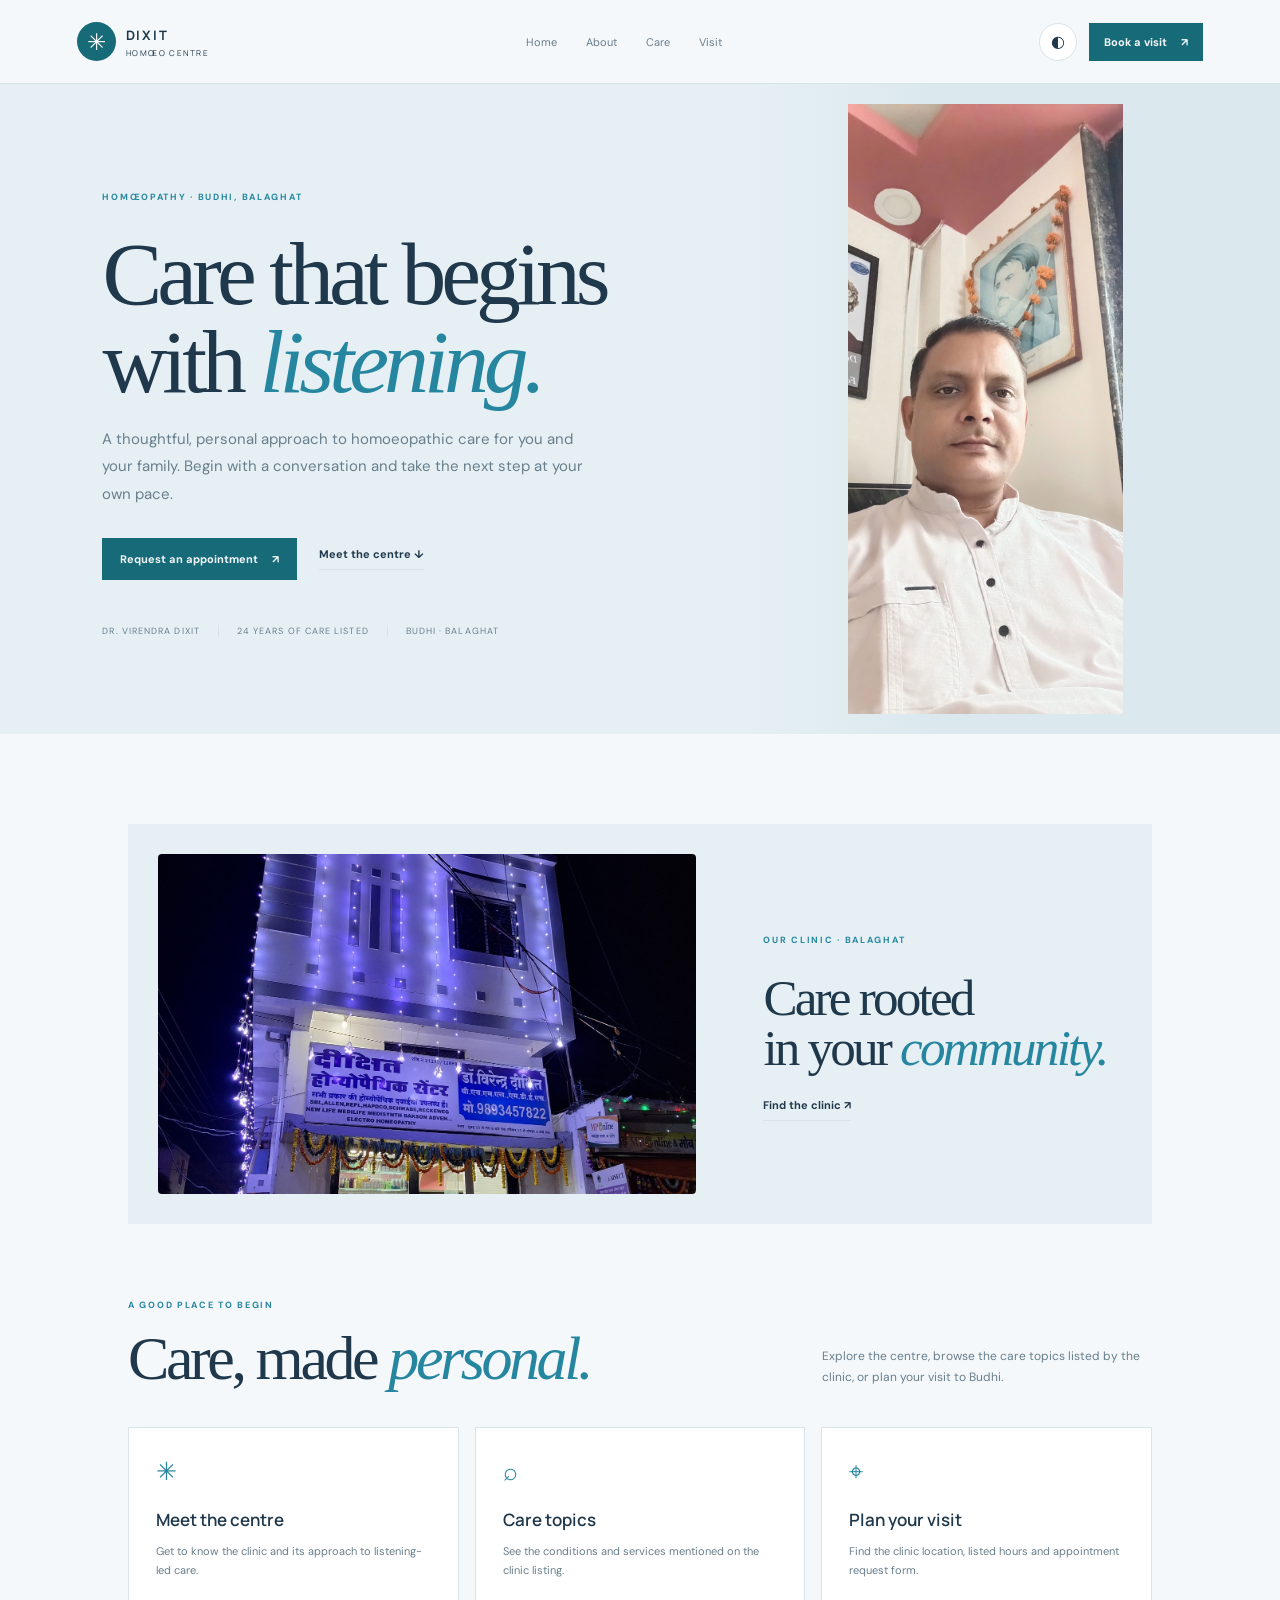
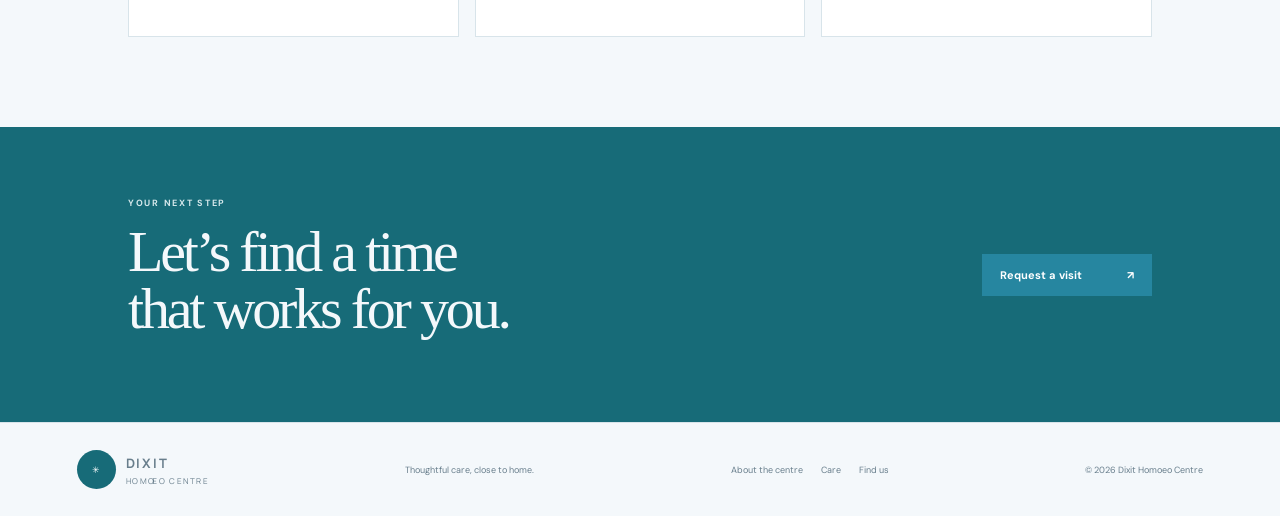
<file: index.html>
<!doctype html><html lang="en"><head><meta charset="utf-8"><meta name="viewport" content="width=device-width,initial-scale=1"><meta name="theme-color" content="#f4f8fb"><link rel="canonical" href="https://homoeo-healthcare.in/"><meta name="description" content="Thoughtful homoeopathic care in Budhi, Balaghat. Learn about Dixit Homoeo Centre, find directions and request a visit."><link rel="preconnect" href="https://fonts.googleapis.com"><link rel="preconnect" href="https://fonts.gstatic.com" crossorigin><link href="https://fonts.googleapis.com/css2?family=DM+Sans:wght@400;500;600;700&family=Manrope:wght@400;500;600;700;800&display=swap" rel="stylesheet"><link rel="stylesheet" href="styles.css"><title>Dixit Homoeo Centre | Homoeopathy in Budhi, Balaghat</title><script type="application/ld+json">{"@context":"https://schema.org","@type":"MedicalClinic","name":"Dixit Homoeo Centre","url":"https://homoeo-healthcare.in/","medicalSpecialty":"Homeopathic","address":{"@type":"PostalAddress","streetAddress":"Beside Budhi Hospital, near Water Tank Road","addressLocality":"Budhi, Balaghat","addressRegion":"Madhya Pradesh","postalCode":"481226","addressCountry":"IN"},"geo":{"@type":"GeoCoordinates","latitude":21.818855,"longitude":80.181517},"openingHoursSpecification":[{"@type":"OpeningHoursSpecification","dayOfWeek":["Monday","Tuesday","Wednesday","Thursday","Friday","Saturday"],"opens":"10:00","closes":"20:00"},{"@type":"OpeningHoursSpecification","dayOfWeek":"Sunday","opens":"10:00","closes":"14:00"}]}</script></head><body><header class="topbar"><a class="brand" href="index.html"><span class="brand-mark">✳</span><span><strong>DIXIT</strong><small>HOMŒO CENTRE</small></span></a><nav class="nav"><a href="index.html">Home</a><a href="about.html">About</a><a href="care.html">Care</a><a href="visit.html">Visit</a></nav><div class="header-actions"><button class="theme-toggle" aria-label="Toggle dark mode" title="Toggle dark mode">◐</button><a class="nav-cta" href="visit.html#appointment">Book a visit <span>↗</span></a></div></header><main><section class="page-hero home-hero"><div class="hero-photo" role="img" aria-label="Portrait of Dr. Virendra Dixit"><img class="hero-doctor" src="assets/dr-virendra-dixit.jpg" alt="Dr. Virendra Dixit, homoeopathic doctor in Balaghat"></div><div class="page-hero-inner"><div class="eyebrow">HOMŒOPATHY · BUDHI, BALAGHAT</div><h1>Care that begins<br>with <em>listening.</em></h1><p class="lead">A thoughtful, personal approach to homoeopathic care for you and your family. Begin with a conversation and take the next step at your own pace.</p><div class="actions"><a class="button" href="visit.html#appointment">Request an appointment <span>↗</span></a><a class="plain-link" href="about.html">Meet the centre ↓</a></div><div class="hero-ribbon"><span>DR. VIRENDRA DIXIT</span><span>24 YEARS OF CARE LISTED</span><span>BUDHI · BALAGHAT</span></div></div></section><section class="section"><div class="clinic-photo-band"><img src="assets/clinic-exterior-night.jpg" alt="Dixit Homoeo Centre storefront in Balaghat" loading="lazy"><div><div class="kicker">OUR CLINIC · BALAGHAT</div><h2>Care rooted<br>in your <em>community.</em></h2><a class="plain-link" href="visit.html">Find the clinic ↗</a></div></div><div class="section-head"><div><div class="kicker">A GOOD PLACE TO BEGIN</div><h2>Care, made <em>personal.</em></h2></div><p>Explore the centre, browse the care topics listed by the clinic, or plan your visit to Budhi.</p></div><div class="feature-grid"><a class="feature" href="about.html"><span class="feature-icon">✳</span><h3>Meet the centre</h3><p>Get to know the clinic and its approach to listening-led care.</p></a><a class="feature" href="care.html"><span class="feature-icon">⌕</span><h3>Care topics</h3><p>See the conditions and services mentioned on the clinic listing.</p></a><a class="feature" href="visit.html"><span class="feature-icon">⌖</span><h3>Plan your visit</h3><p>Find the clinic location, listed hours and appointment request form.</p></a></div></section><section class="band"><div><div class="kicker">YOUR NEXT STEP</div><h2>Let’s find a time<br>that works for you.</h2></div><a class="button" href="visit.html#appointment">Request a visit <span>↗</span></a></section></main><footer class="footer"><a class="brand" href="index.html"><span class="brand-mark">✳</span><span><strong>DIXIT</strong><small>HOMŒO CENTRE</small></span></a><p>Thoughtful care, close to home.</p><div class="footer-links"><a href="about.html">About the centre</a><a href="care.html">Care</a><a href="visit.html">Find us</a></div><span>© <span class="year"></span> Dixit Homoeo Centre</span></footer><script src="app.js"></script></body></html>
</file>
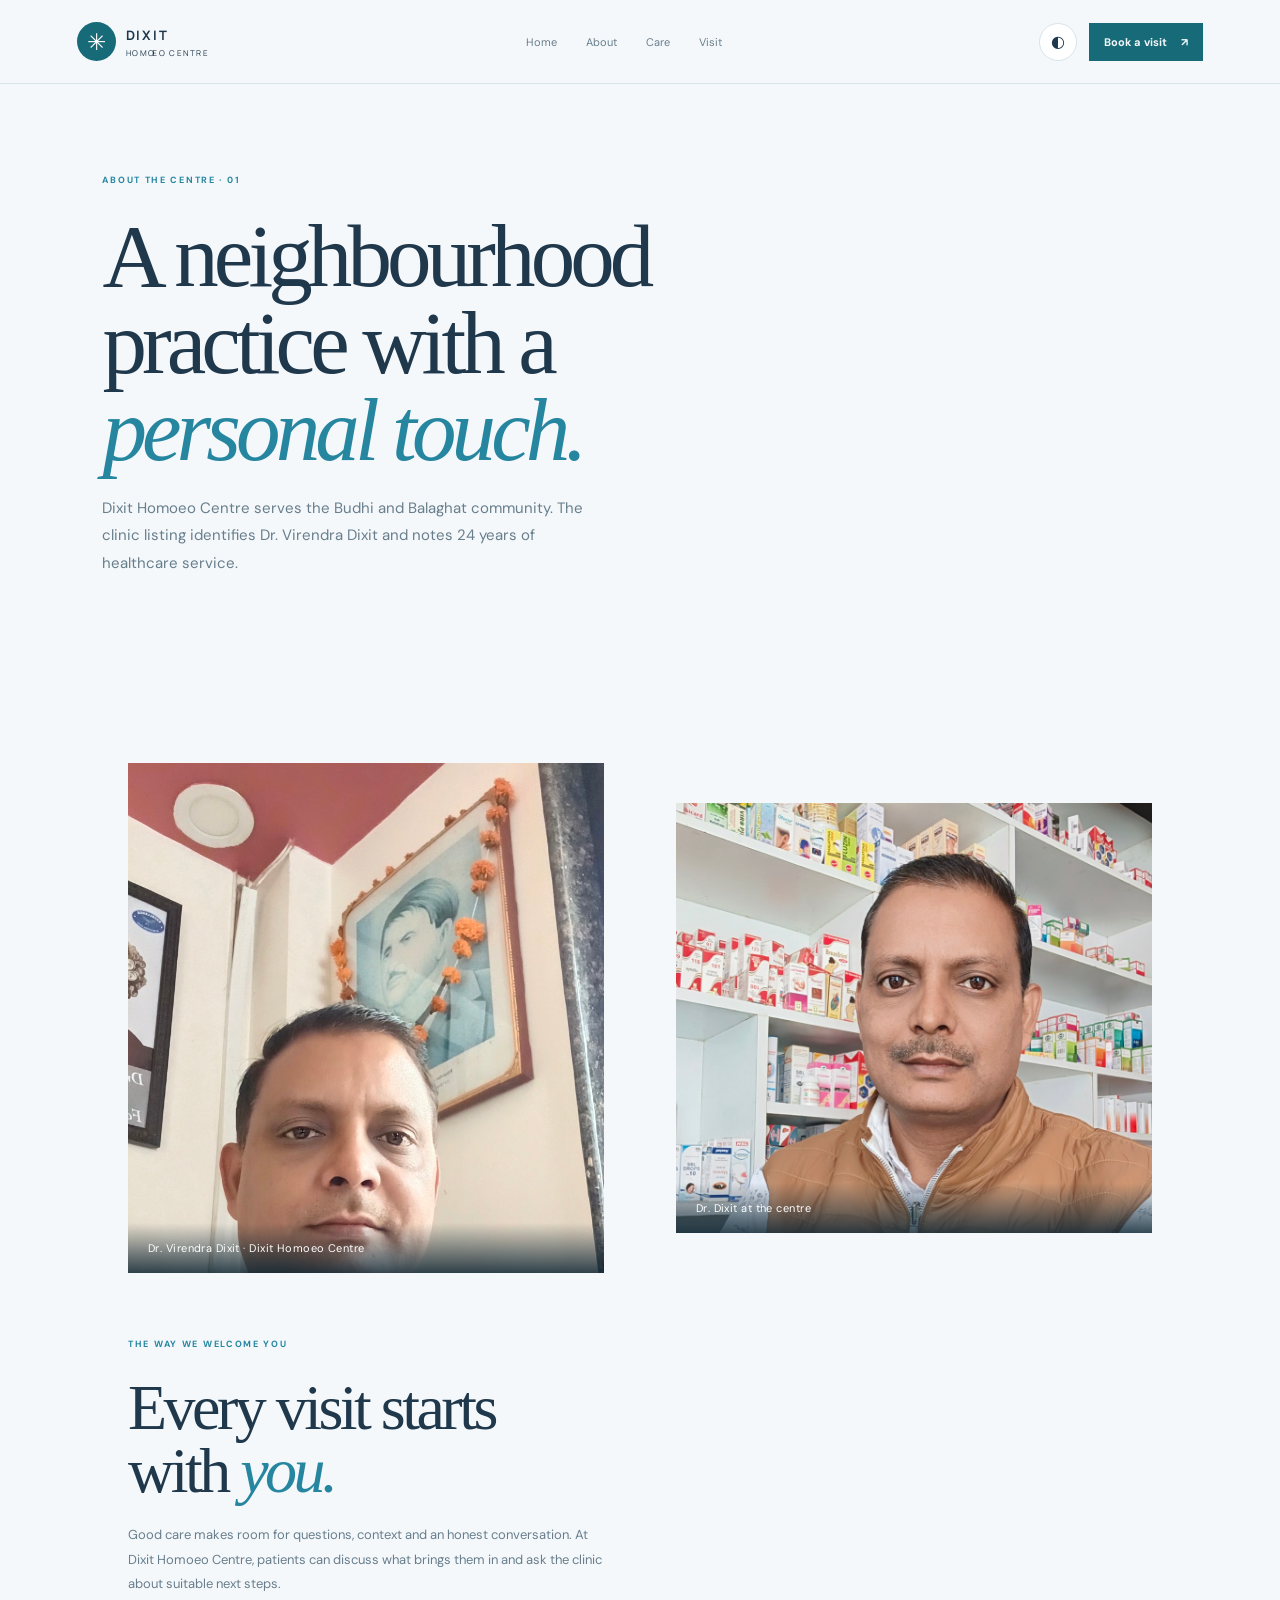
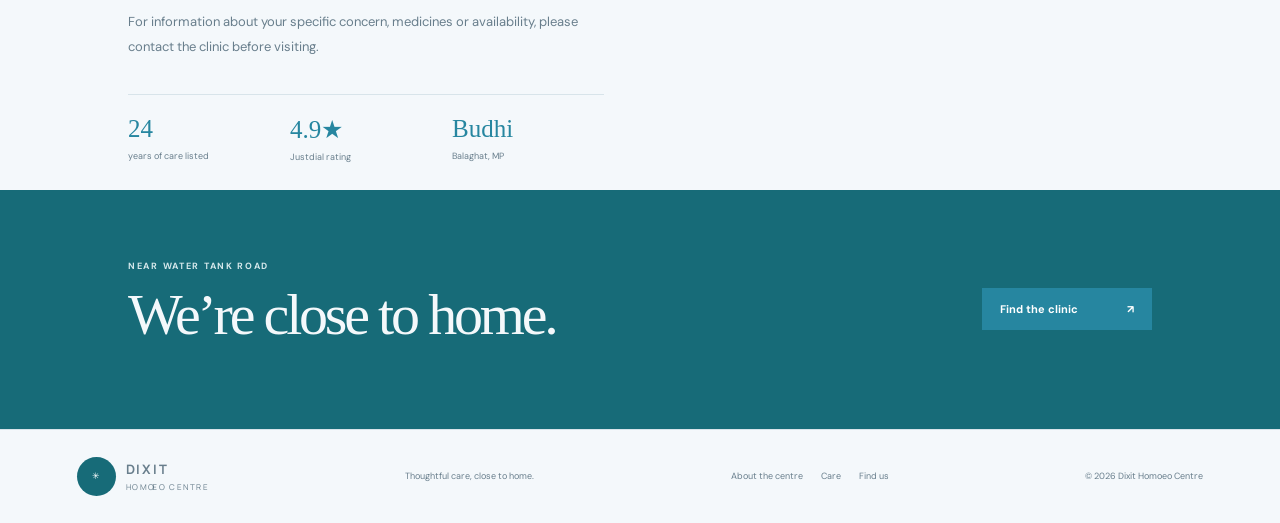
<file: about.html>
<!doctype html><html lang="en"><head><meta charset="utf-8"><meta name="viewport" content="width=device-width,initial-scale=1"><meta name="theme-color" content="#f4f8fb"><link rel="canonical" href="https://homoeo-healthcare.in/about.html"><meta name="description" content="Learn about Dixit Homoeo Centre and Dr. Virendra Dixit in Budhi, Balaghat."><link rel="preconnect" href="https://fonts.googleapis.com"><link rel="preconnect" href="https://fonts.gstatic.com" crossorigin><link href="https://fonts.googleapis.com/css2?family=DM+Sans:wght@400;500;600;700&family=Manrope:wght@400;500;600;700;800&display=swap" rel="stylesheet"><link rel="stylesheet" href="styles.css"><title>About Dixit Homoeo Centre | Balaghat</title></head><body><header class="topbar"><a class="brand" href="index.html"><span class="brand-mark">✳</span><span><strong>DIXIT</strong><small>HOMŒO CENTRE</small></span></a><nav class="nav"><a href="index.html">Home</a><a href="about.html">About</a><a href="care.html">Care</a><a href="visit.html">Visit</a></nav><div class="header-actions"><button class="theme-toggle" aria-label="Toggle dark mode" title="Toggle dark mode">◐</button><a class="nav-cta" href="visit.html#appointment">Book a visit <span>↗</span></a></div></header><main><section class="page-hero"><div class="page-hero-inner"><div class="eyebrow">ABOUT THE CENTRE · 01</div><h1>A neighbourhood<br>practice with a<br><em>personal touch.</em></h1><p class="lead">Dixit Homoeo Centre serves the Budhi and Balaghat community. The clinic listing identifies Dr. Virendra Dixit and notes 24 years of healthcare service.</p></div></section><section class="section"><div class="content-grid"><figure class="doctor-portrait"><img src="assets/dr-virendra-dixit.jpg" alt="Dr. Virendra Dixit at Dixit Homoeo Centre" loading="lazy"><figcaption>Dr. Virendra Dixit · Dixit Homoeo Centre</figcaption></figure><figure class="doctor-portrait secondary-portrait"><img src="assets/dr-virendra-dixit-clinic.jpg" alt="Dr. Virendra Dixit at the clinic with homoeopathic medicines" loading="lazy"><figcaption>Dr. Dixit at the centre</figcaption></figure><div class="copy"><div class="kicker">THE WAY WE WELCOME YOU</div><h2>Every visit starts<br>with <em>you.</em></h2><p>Good care makes room for questions, context and an honest conversation. At Dixit Homoeo Centre, patients can discuss what brings them in and ask the clinic about suitable next steps.</p><p>For information about your specific concern, medicines or availability, please contact the clinic before visiting.</p><div class="stat-strip"><div><b>24</b><span>years of care listed</span></div><div><b>4.9★</b><span>Justdial rating</span></div><div><b>Budhi</b><span>Balaghat, MP</span></div></div></div></div></section><section class="band"><div><div class="kicker">NEAR WATER TANK ROAD</div><h2>We’re close to home.</h2></div><a class="button" href="visit.html">Find the clinic <span>↗</span></a></section></main><footer class="footer"><a class="brand" href="index.html"><span class="brand-mark">✳</span><span><strong>DIXIT</strong><small>HOMŒO CENTRE</small></span></a><p>Thoughtful care, close to home.</p><div class="footer-links"><a href="about.html">About the centre</a><a href="care.html">Care</a><a href="visit.html">Find us</a></div><span>© <span class="year"></span> Dixit Homoeo Centre</span></footer><script src="app.js"></script></body></html>
</file>
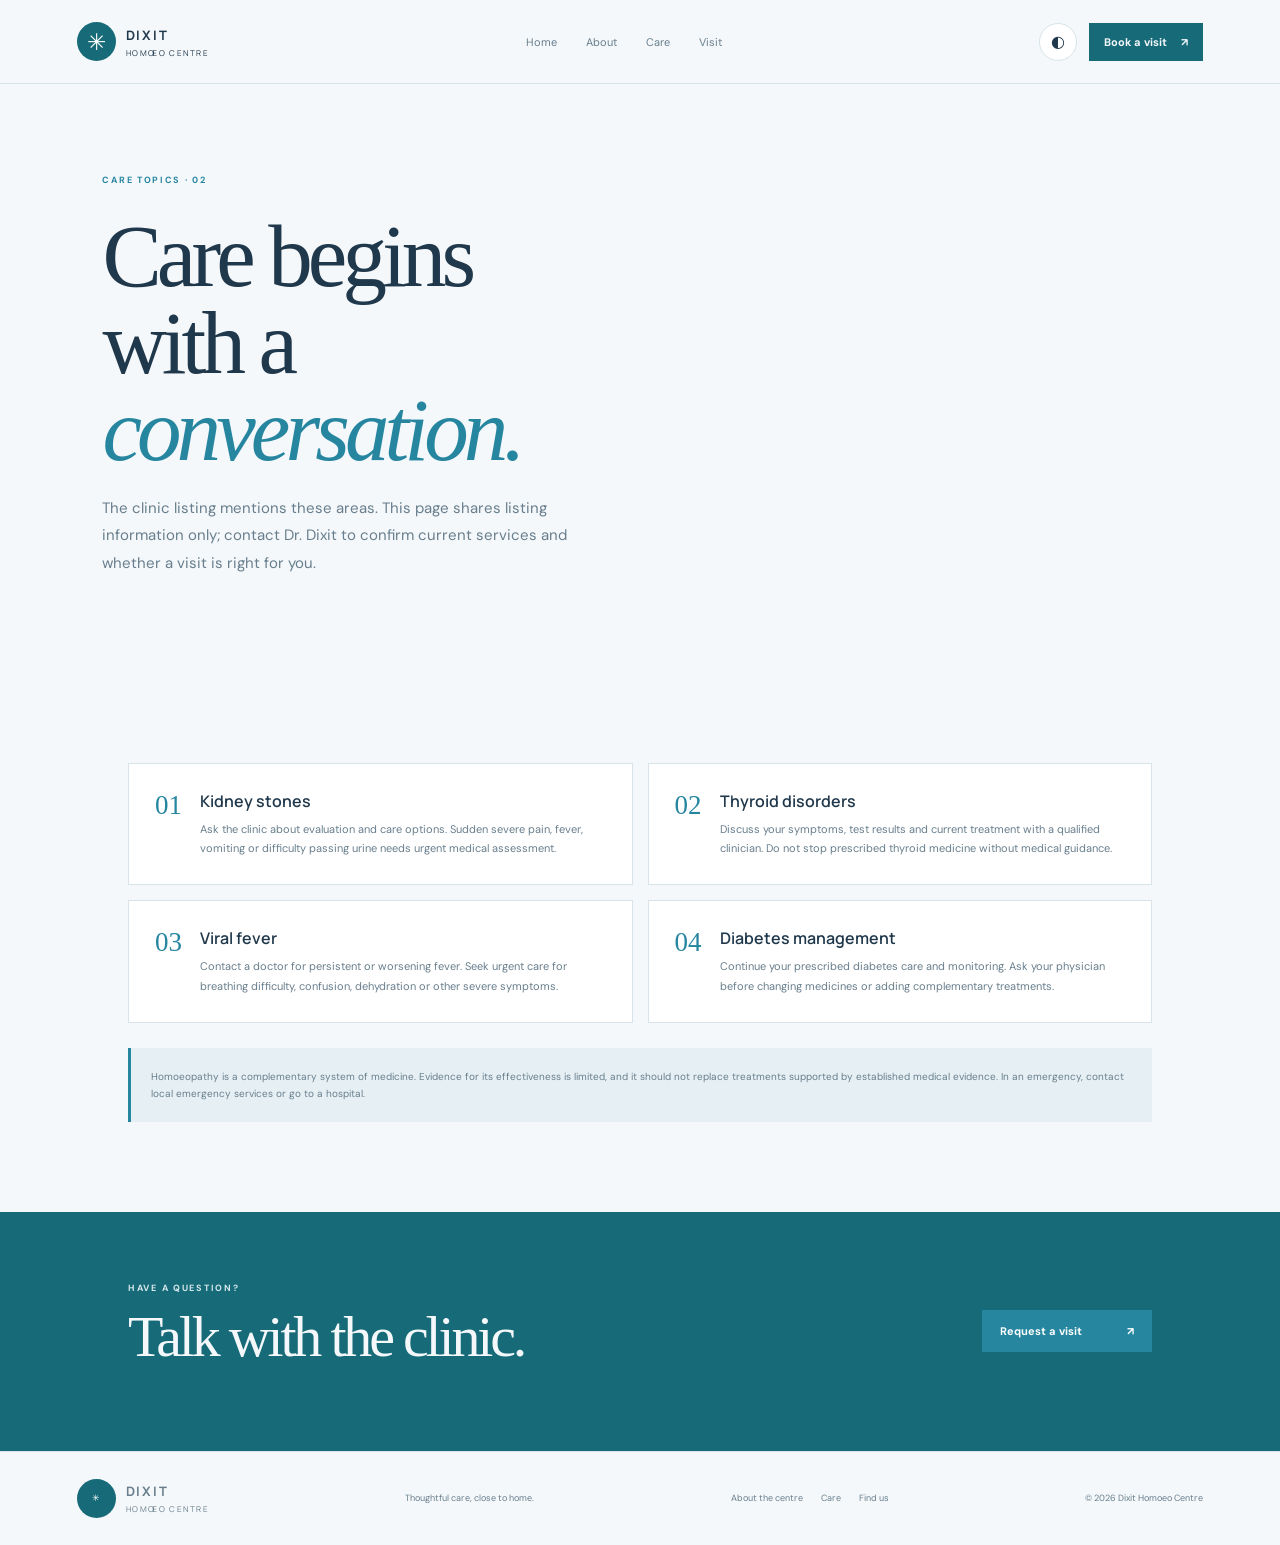
<file: care.html>
<!doctype html><html lang="en"><head><meta charset="utf-8"><meta name="viewport" content="width=device-width,initial-scale=1"><meta name="theme-color" content="#f4f8fb"><link rel="canonical" href="https://homoeo-healthcare.in/care.html"><meta name="description" content="Explore care topics mentioned on the Dixit Homoeo Centre listing in Budhi, Balaghat. Contact the clinic for current services."><link rel="preconnect" href="https://fonts.googleapis.com"><link rel="preconnect" href="https://fonts.gstatic.com" crossorigin><link href="https://fonts.googleapis.com/css2?family=DM+Sans:wght@400;500;600;700&family=Manrope:wght@400;500;600;700;800&display=swap" rel="stylesheet"><link rel="stylesheet" href="styles.css"><title>Care Topics | Dixit Homoeo Centre</title></head><body><header class="topbar"><a class="brand" href="index.html"><span class="brand-mark">✳</span><span><strong>DIXIT</strong><small>HOMŒO CENTRE</small></span></a><nav class="nav"><a href="index.html">Home</a><a href="about.html">About</a><a href="care.html">Care</a><a href="visit.html">Visit</a></nav><div class="header-actions"><button class="theme-toggle" aria-label="Toggle dark mode" title="Toggle dark mode">◐</button><a class="nav-cta" href="visit.html#appointment">Book a visit <span>↗</span></a></div></header><main><section class="page-hero"><div class="page-hero-inner"><div class="eyebrow">CARE TOPICS · 02</div><h1>Care begins<br>with a <em>conversation.</em></h1><p class="lead">The clinic listing mentions these areas. This page shares listing information only; contact Dr. Dixit to confirm current services and whether a visit is right for you.</p></div></section><section class="section"><div class="care-list"><article class="care-item"><span class="num">01</span><div><h3>Kidney stones</h3><p>Ask the clinic about evaluation and care options. Sudden severe pain, fever, vomiting or difficulty passing urine needs urgent medical assessment.</p></div></article><article class="care-item"><span class="num">02</span><div><h3>Thyroid disorders</h3><p>Discuss your symptoms, test results and current treatment with a qualified clinician. Do not stop prescribed thyroid medicine without medical guidance.</p></div></article><article class="care-item"><span class="num">03</span><div><h3>Viral fever</h3><p>Contact a doctor for persistent or worsening fever. Seek urgent care for breathing difficulty, confusion, dehydration or other severe symptoms.</p></div></article><article class="care-item"><span class="num">04</span><div><h3>Diabetes management</h3><p>Continue your prescribed diabetes care and monitoring. Ask your physician before changing medicines or adding complementary treatments.</p></div></article></div><div class="notice">Homoeopathy is a complementary system of medicine. Evidence for its effectiveness is limited, and it should not replace treatments supported by established medical evidence. In an emergency, contact local emergency services or go to a hospital.</div></section><section class="band"><div><div class="kicker">HAVE A QUESTION?</div><h2>Talk with the clinic.</h2></div><a class="button" href="visit.html#appointment">Request a visit <span>↗</span></a></section></main><footer class="footer"><a class="brand" href="index.html"><span class="brand-mark">✳</span><span><strong>DIXIT</strong><small>HOMŒO CENTRE</small></span></a><p>Thoughtful care, close to home.</p><div class="footer-links"><a href="about.html">About the centre</a><a href="care.html">Care</a><a href="visit.html">Find us</a></div><span>© <span class="year"></span> Dixit Homoeo Centre</span></footer><script src="app.js"></script></body></html>
</file>
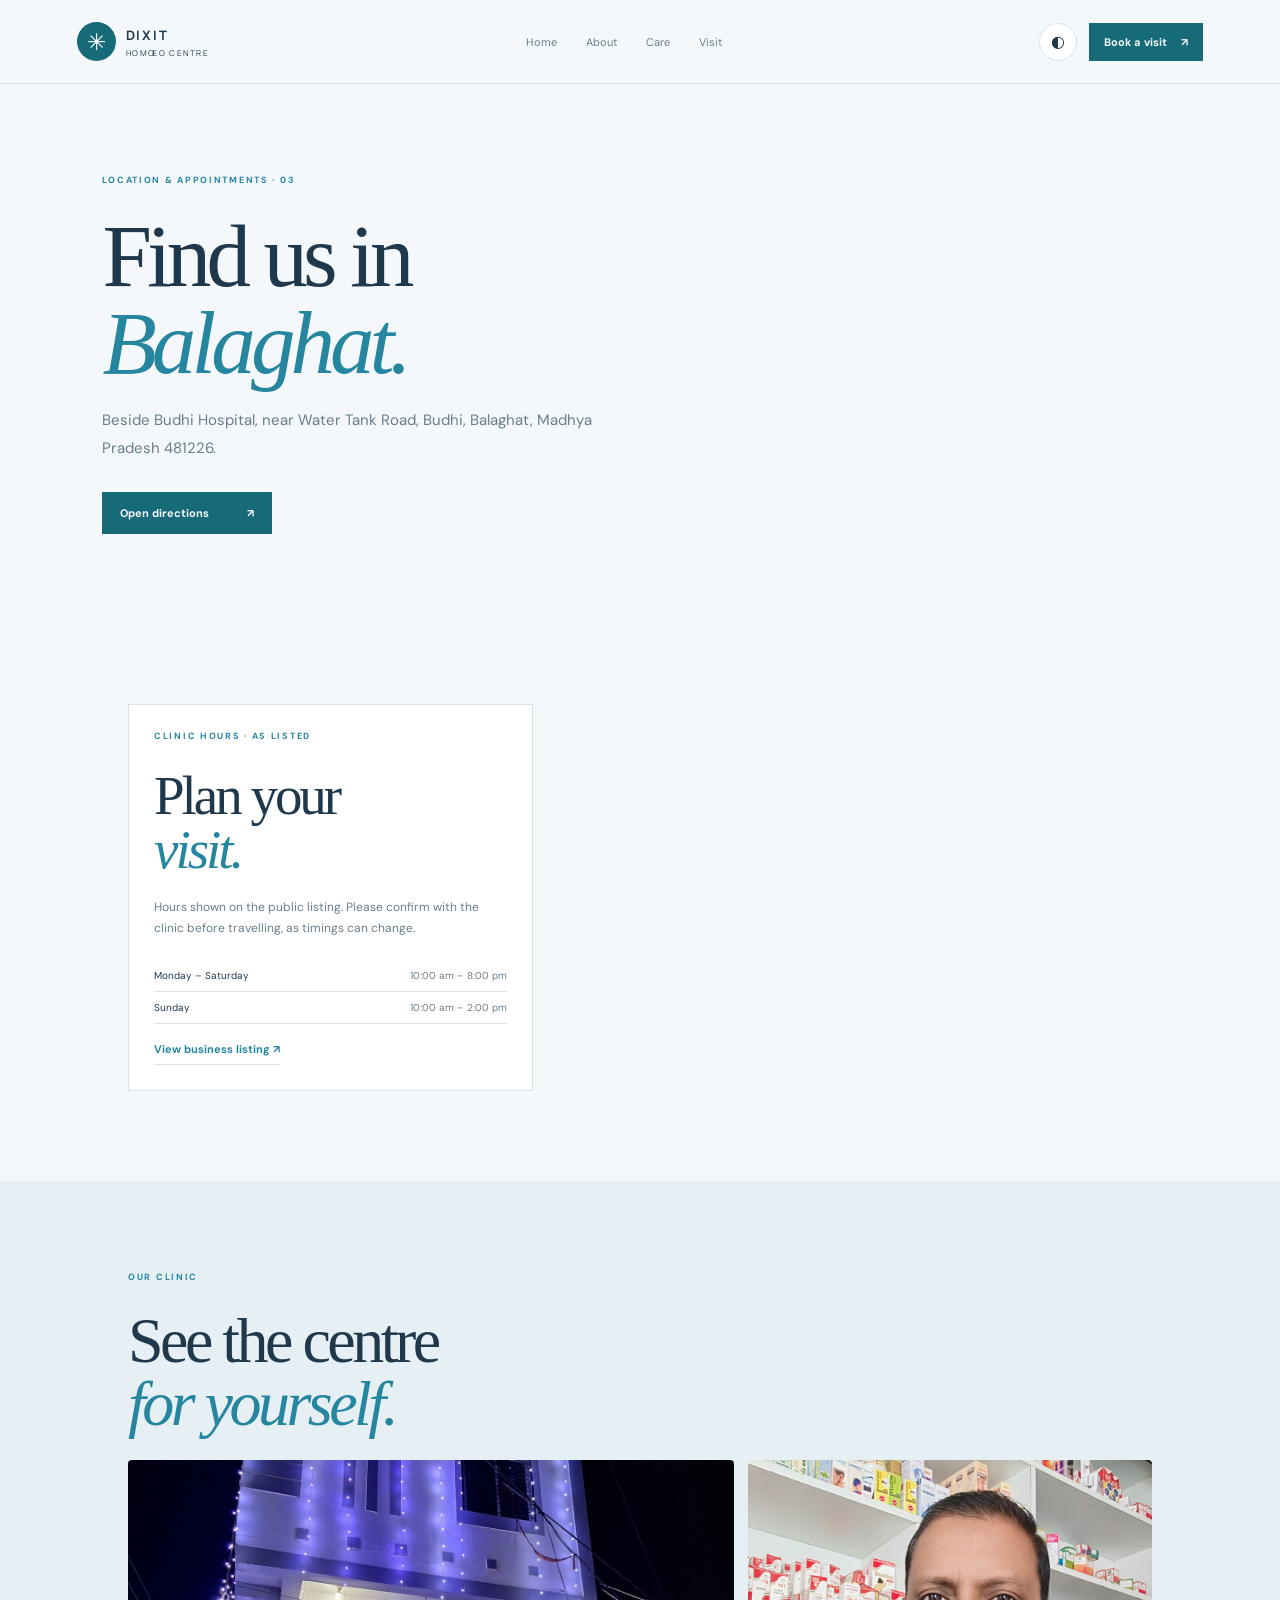
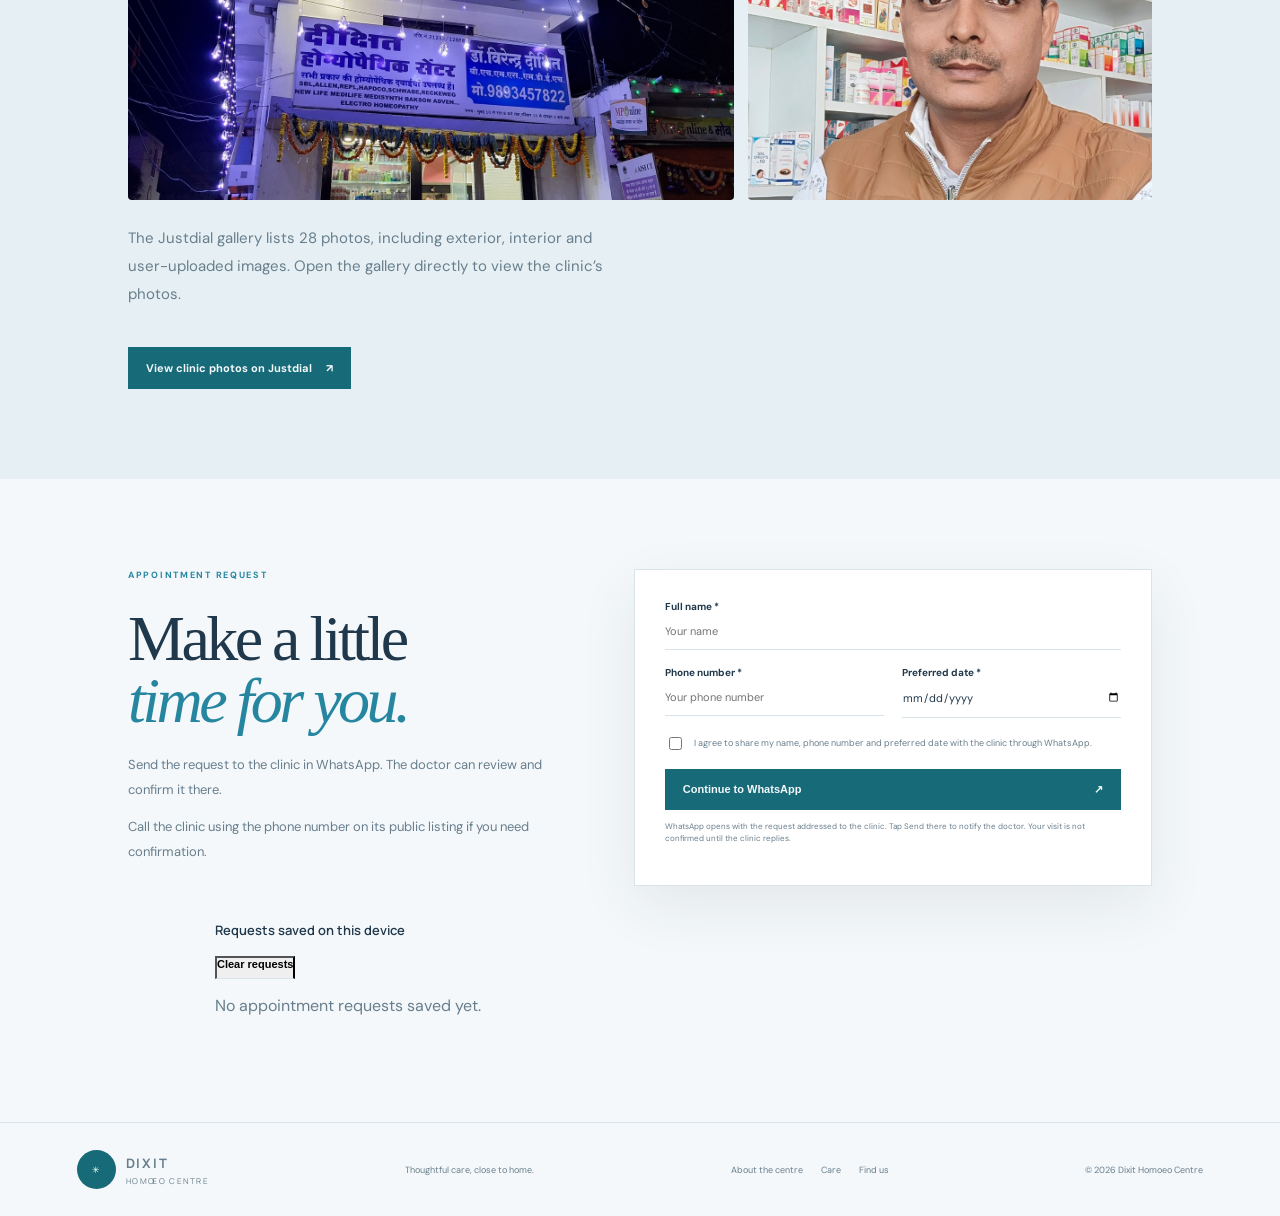
<file: visit.html>
<!doctype html><html lang="en"><head><meta charset="utf-8"><meta name="viewport" content="width=device-width,initial-scale=1"><meta name="theme-color" content="#f4f8fb"><link rel="canonical" href="https://homoeo-healthcare.in/visit.html"><meta name="description" content="Find Dixit Homoeo Centre beside Budhi Hospital near Water Tank Road, Budhi, Balaghat. Check listed hours and request an appointment."><link rel="preconnect" href="https://fonts.googleapis.com"><link rel="preconnect" href="https://fonts.gstatic.com" crossorigin><link href="https://fonts.googleapis.com/css2?family=DM+Sans:wght@400;500;600;700&family=Manrope:wght@400;500;600;700;800&display=swap" rel="stylesheet"><link rel="stylesheet" href="styles.css"><title>Visit Dixit Homoeo Centre | Budhi, Balaghat</title></head><body><header class="topbar"><a class="brand" href="index.html"><span class="brand-mark">✳</span><span><strong>DIXIT</strong><small>HOMŒO CENTRE</small></span></a><nav class="nav"><a href="index.html">Home</a><a href="about.html">About</a><a href="care.html">Care</a><a href="visit.html">Visit</a></nav><div class="header-actions"><button class="theme-toggle" aria-label="Toggle dark mode" title="Toggle dark mode">◐</button><a class="nav-cta" href="visit.html#appointment">Book a visit <span>↗</span></a></div></header><main><section class="page-hero"><div class="page-hero-inner"><div class="eyebrow">LOCATION & APPOINTMENTS · 03</div><h1>Find us in<br><em>Balaghat.</em></h1><p class="lead">Beside Budhi Hospital, near Water Tank Road, Budhi, Balaghat, Madhya Pradesh 481226.</p><div class="actions"><a class="button" target="_blank" rel="noreferrer" href="https://www.google.com/maps/place/Dixit+Homoeo+Centre/@21.81886,80.1789421,17z/">Open directions <span>↗</span></a></div></div></section><section class="section"><div class="visit-grid"><div class="visit-card"><div class="kicker">CLINIC HOURS · AS LISTED</div><h2>Plan your<br><em>visit.</em></h2><p>Hours shown on the public listing. Please confirm with the clinic before travelling, as timings can change.</p><table class="hours"><tr><td>Monday – Saturday</td><td>10:00 am – 8:00 pm</td></tr><tr><td>Sunday</td><td>10:00 am – 2:00 pm</td></tr></table><a class="listing-link" target="_blank" rel="noreferrer" href="https://www.justdial.com/Balaghat/Dixit-Homeo-Centre-Budhi/9999P7632-7632-181210104547-J9V9_BZDET">View business listing ↗</a></div><iframe class="map-frame" title="Map for Dixit Homoeo Centre in Budhi, Balaghat" src="https://maps.google.com/maps?q=21.818855,80.181517&z=15&output=embed" loading="lazy"></iframe></div></section><section class="section listing-gallery"><div class="kicker">OUR CLINIC</div><h2>See the centre<br><em>for yourself.</em></h2><div class="clinic-photo-grid"><img src="assets/clinic-exterior-night.jpg" alt="Dixit Homoeo Centre building and entrance at night" loading="lazy"><img src="assets/dr-virendra-dixit-clinic.jpg" alt="Dr. Virendra Dixit at the clinic" loading="lazy"></div><p class="lead">The Justdial gallery lists 28 photos, including exterior, interior and user-uploaded images. Open the gallery directly to view the clinic’s photos.</p><a class="button" target="_blank" rel="noreferrer" href="https://www.justdial.com/Balaghat/Dixit-Homeopathic-Near-Water-Tank-Budhi-Chitragupt-Nagar/9999P7632-7632-150728150300-G9G2_BZDET/gallery?tab=all&template=1&menu_slider=0&vrsn=3.0&isOpenAbd=undefined&bd=&abd_btn=&ncatid=&cat_b2b_flag=&mncatname=&term=&area=&search=Dixit-Homeopathic-Near-Water-Tank-Budhi-Chitragupt-Nagar&abd_heading=&dselect=104307083&pselect=104307083&sname=&scat=">View clinic photos on Justdial <span>↗</span></a></section><section class="section" id="appointment"><div class="booking-section"><div class="copy"><div class="kicker">APPOINTMENT REQUEST</div><h2>Make a little<br><em>time for you.</em></h2><p>Send the request to the clinic in WhatsApp. The doctor can review and confirm it there.</p><p>Call the clinic using the phone number on its public listing if you need confirmation.</p></div><form id="booking-form" class="booking-form"><label>Full name *<input name="name" autocomplete="name" required placeholder="Your name"></label><div class="form-row"><label>Phone number *<input name="phone" type="tel" autocomplete="tel" required placeholder="Your phone number"></label><label>Preferred date *<input name="date" type="date" required></label></div><label class="consent"><input type="checkbox" required><span>I agree to share my name, phone number and preferred date with the clinic through WhatsApp.</span></label><button class="button" type="submit">Continue to WhatsApp <span>↗</span></button><small>WhatsApp opens with the request addressed to the clinic. Tap Send there to notify the doctor. Your visit is not confirmed until the clinic replies.</small><div id="booking-status" class="booking-status" role="status" aria-live="polite"></div></form></div><div class="booking-list-wrap"><h3>Requests saved on this device</h3><button id="clear-bookings" class="plain-link" type="button">Clear requests</button><div id="booking-list"><p class="empty-state">No requests saved yet.</p></div></div></section></main><footer class="footer"><a class="brand" href="index.html"><span class="brand-mark">✳</span><span><strong>DIXIT</strong><small>HOMŒO CENTRE</small></span></a><p>Thoughtful care, close to home.</p><div class="footer-links"><a href="about.html">About the centre</a><a href="care.html">Care</a><a href="visit.html">Find us</a></div><span>© <span class="year"></span> Dixit Homoeo Centre</span></footer><script src="app.js"></script></body></html>
</file>
<file: styles.css>
:root{--bg:#f4f8fb;--surface:#ffffff;--text:#20384b;--muted:#687e8c;--line:#d8e4ea;--brand:#176b78;--accent:#2686a0;--lime:#d5e8eb;--gold:#54a8ac;--soft:#e6f0f4;--serif:Georgia,'Times New Roman',serif;--sans:'DM Sans',sans-serif;--display:'Manrope',sans-serif;color-scheme:light}
[data-theme=dark]{--bg:#101b27;--surface:#192938;--text:#eaf2f6;--muted:#a7bac6;--line:#304453;--brand:#76c6ca;--accent:#62b5c8;--lime:#263e4b;--gold:#80c9c8;--soft:#1b3040;color-scheme:dark}
*{box-sizing:border-box}html{scroll-behavior:smooth}body{margin:0;background:var(--bg);color:var(--text);font-family:var(--sans);transition:background .25s,color .25s}a{color:inherit;text-decoration:none}img{max-width:100%}.topbar{height:84px;padding:0 6%;display:flex;align-items:center;justify-content:space-between;border-bottom:1px solid var(--line);background:var(--bg);position:relative;z-index:5}.brand{display:flex;align-items:center;gap:10px}.brand-mark{width:39px;height:39px;border-radius:50%;display:grid;place-items:center;background:var(--brand);color:#fff;font-size:23px}.brand strong,.brand small{display:block;font-family:var(--display);letter-spacing:.13em}.brand strong{font-size:13px}.brand small{font-size:8px;margin-top:3px;letter-spacing:.18em}.nav{display:flex;gap:29px;align-items:center;font-size:11px;color:var(--muted)}.nav a:hover,.nav a.active{color:var(--accent)}.header-actions{display:flex;align-items:center;gap:12px}.theme-toggle{border:1px solid var(--line);background:var(--surface);color:var(--text);width:38px;height:38px;border-radius:50%;cursor:pointer;font-size:16px}.nav-cta,.button{display:inline-flex;align-items:center;justify-content:space-between;padding:14px 18px;background:var(--brand);color:var(--bg);font-size:11px;font-weight:700;min-width:170px;transition:transform .2s}.nav-cta span,.button span{margin-left:14px}.button:hover,.nav-cta:hover{transform:translateY(-2px)}.nav-cta{min-width:0;padding:12px 15px}.page-hero{position:relative;overflow:hidden;padding:90px 8% 80px;min-height:530px;display:flex;align-items:center}.page-hero-inner{position:relative;z-index:2;max-width:610px}.eyebrow,.kicker{font-size:9px;letter-spacing:.19em;font-weight:700;color:var(--accent)}h1,h2{font:500 clamp(52px,7vw,89px)/.98 var(--serif);letter-spacing:-.055em;margin:27px 0 20px}h1 em,h2 em{color:var(--accent);font-weight:400}.lead{font-size:15px;line-height:1.85;max-width:500px;color:var(--muted)}.actions{display:flex;gap:22px;align-items:center;margin-top:29px}.plain-link{font-size:11px;font-weight:700;border-bottom:1px solid var(--line);padding:0 0 8px}.home-hero{min-height:650px;background:var(--soft)}.hero-photo{position:absolute;right:0;top:0;bottom:0;width:42%;overflow:hidden;background:linear-gradient(90deg,var(--soft),transparent 30%),#dbe8ed}.hero-photo img{height:100%;width:100%;object-fit:cover;object-position:center 28%;mask-image:linear-gradient(90deg,transparent 0%,#000 24%);filter:saturate(.78)}.hero-ribbon{display:flex;gap:18px;margin-top:45px;font-size:9px;letter-spacing:.12em;color:var(--muted)}.hero-ribbon span+span{border-left:1px solid var(--line);padding-left:18px}.home-hero .page-hero-inner{max-width:580px}.home-hero h1{font-size:clamp(60px,7vw,94px)}.section{padding:90px 10%;}.section-head{display:flex;justify-content:space-between;align-items:end;gap:35px;margin-bottom:38px}.section-head h2{font-size:clamp(42px,5vw,62px);margin:17px 0 0}.section-head p{max-width:330px;color:var(--muted);font-size:12px;line-height:1.8;margin:0}.feature-grid{display:grid;grid-template-columns:repeat(3,1fr);gap:16px}.feature{background:var(--surface);border:1px solid var(--line);padding:27px;min-height:210px}.feature-icon{font-size:25px;color:var(--accent)}.feature h3{font:600 17px var(--display);margin:20px 0 10px}.feature p{font-size:11px;line-height:1.75;color:var(--muted)}.band{background:var(--brand);color:var(--bg);padding:70px 10%;display:flex;align-items:center;justify-content:space-between;gap:30px}.band h2{font-size:clamp(38px,5vw,58px);margin:15px 0}.band .kicker{color:var(--lime)}.band .button{background:var(--accent);color:white}.content-grid{display:grid;grid-template-columns:1fr 1fr;gap:7%;align-items:center}.editorial-photo{width:100%;height:430px;object-fit:cover}.doctor-portrait{margin:0;position:relative;background:var(--soft);height:510px;overflow:hidden}.doctor-portrait img{width:100%;height:100%;object-fit:cover;object-position:center 23%}.doctor-portrait figcaption{position:absolute;bottom:0;left:0;right:0;padding:18px 20px;background:linear-gradient(transparent,rgba(11,35,49,.82));color:#fff;font-size:11px;letter-spacing:.04em}.copy p{font-size:13px;line-height:1.9;color:var(--muted)}.copy h2{font-size:clamp(43px,5vw,65px)}.stat-strip{display:grid;grid-template-columns:repeat(3,1fr);border-top:1px solid var(--line);margin-top:35px;padding-top:20px;gap:10px}.stat-strip b{display:block;font:25px var(--serif);color:var(--accent)}.stat-strip span{font-size:9px;color:var(--muted)}.care-list{display:grid;grid-template-columns:1fr 1fr;gap:15px}.care-item{background:var(--surface);border:1px solid var(--line);padding:26px;display:flex;gap:18px}.care-item .num{font:27px var(--serif);color:var(--accent)}.care-item h3{font:600 16px var(--display);margin:0 0 8px}.care-item p{margin:0;color:var(--muted);font-size:11px;line-height:1.75}.notice{padding:20px;background:var(--soft);border-left:3px solid var(--accent);font-size:10px;line-height:1.7;color:var(--muted);margin-top:25px}.visit-grid{display:grid;grid-template-columns:.85fr 1.15fr;gap:7%;align-items:center}.visit-card{background:var(--surface);padding:25px;border:1px solid var(--line)}.visit-card h2{font-size:55px}.visit-card p{color:var(--muted);font-size:12px;line-height:1.8}.map-frame{width:100%;height:340px;border:0;filter:saturate(.75)}.hours{width:100%;border-collapse:collapse;margin-top:20px;font-size:10px}.hours td{padding:9px 0;border-bottom:1px solid var(--line)}.hours td:last-child{text-align:right;color:var(--muted)}.booking-section{display:grid;grid-template-columns:.9fr 1.1fr;gap:8%;align-items:start}.booking-form{background:var(--surface);border:1px solid var(--line);padding:30px;box-shadow:0 20px 55px rgba(38,53,43,.08)}.booking-form label{display:block;font-size:10px;font-weight:700;margin:0 0 16px}.booking-form input:not([type=checkbox]),.booking-form textarea{display:block;width:100%;padding:11px 0;border:0;border-bottom:1px solid var(--line);background:transparent;color:var(--text);font:11px var(--sans);outline:0}.booking-form input:focus,.booking-form textarea:focus{border-color:var(--accent)}.form-row{display:grid;grid-template-columns:1fr 1fr;gap:18px}.booking-form label.consent{display:flex;gap:9px;align-items:center;color:var(--muted);font-weight:400;font-size:9px}.consent input{accent-color:var(--accent)}.booking-form .button{width:100%;border:0;cursor:pointer}.booking-form small{display:block;color:var(--muted);font-size:8px;line-height:1.6;margin-top:10px}.booking-status{font-size:10px;color:var(--brand);margin-top:10px}.booking-status.error{color:#d04c36}.booking-list-wrap{margin:35px auto 0;max-width:850px}.booking-list-wrap h3{font:600 13px var(--display)}.booking-item{display:flex;justify-content:space-between;gap:15px;background:var(--surface);border-left:3px solid var(--accent);padding:13px;margin:8px 0;font-size:10px}.booking-item span,.empty-state{color:var(--muted)}.listing-photos{display:grid;grid-template-columns:1.15fr .85fr;gap:12px;margin-top:35px}.listing-photos img{width:100%;height:340px;object-fit:cover}.listing-photos img+img{height:220px;align-self:end}.listing-link{display:inline-flex;margin-top:18px;color:var(--accent);font-size:11px;font-weight:700;border-bottom:1px solid var(--line);padding-bottom:8px}.footer{border-top:1px solid var(--line);padding:27px 6%;display:flex;align-items:center;justify-content:space-between;color:var(--muted)}.footer p,.footer span{font-size:9px}.footer-links{display:flex;gap:18px;font-size:9px}.mobile-menu{display:none}
@media(max-width:850px){.topbar{padding:0 4%}.nav{gap:13px}.nav a{font-size:9px}.nav-cta{display:none}.page-hero{padding-left:6%;padding-right:6%}.section{padding:75px 7%}.hero-photo{width:45%}.content-grid,.visit-grid{gap:4%}.booking-section{gap:5%}}
@media(max-width:620px){.topbar{height:70px}.brand-mark{width:33px;height:33px}.nav{display:none}.header-actions:before{content:'☰';font-size:20px;color:var(--text);margin-right:7px}.theme-toggle{width:34px;height:34px}.page-hero{min-height:auto;padding:65px 7% 50px}.home-hero{min-height:700px;align-items:flex-start}.home-hero .page-hero-inner{padding-top:0}.home-hero h1{font-size:62px}.hero-photo{width:100%;height:310px;top:auto;left:0;background:linear-gradient(0deg,var(--soft),transparent 34%),#dbe8ed}.hero-photo img{mask-image:linear-gradient(0deg,transparent 0%,#000 26%);object-position:center 24%}.hero-ribbon{flex-wrap:wrap;margin-top:28px}.section{padding:63px 7%}.section-head{display:block}.section-head p{margin-top:17px}.feature-grid,.care-list,.content-grid,.visit-grid,.booking-section{grid-template-columns:1fr}.feature{min-height:175px}.band{padding:50px 7%;display:block}.band .button{margin-top:10px}.editorial-photo{height:290px}.copy h2{font-size:48px}.content-grid .copy{order:1}.content-grid .editorial-photo{order:2}.care-item{padding:21px}.visit-card h2{font-size:46px}.map-frame{height:270px}.booking-section{gap:28px}.booking-form{padding:22px 17px}.form-row{gap:10px}.listing-photos{grid-template-columns:1fr}.listing-photos img,.listing-photos img+img{height:250px}.footer{padding:23px 7%;flex-wrap:wrap;gap:10px}.footer-links{order:3;width:100%}}
.clinic-gallery-card{display:flex;flex-direction:column;justify-content:space-between;padding:30px!important;background:linear-gradient(145deg,#156c81,#1b9ab0 54%,#c7e4e4);color:#fff;min-height:400px}.clinic-gallery-card span{font-size:9px;letter-spacing:.18em}.clinic-gallery-card strong{font:500 clamp(27px,4vw,42px)/1.1 var(--serif)}.clinic-gallery-card:hover{filter:brightness(1.05)}.listing-gallery{background:var(--soft)}.listing-gallery h2{font-size:clamp(43px,5vw,65px)}.listing-gallery .button{margin-top:23px}
.hero-photo{display:flex;align-items:stretch;justify-content:flex-end;gap:8px;padding:26px 6% 26px 0}.hero-photo img{position:relative;width:48%;object-fit:cover;border-radius:6px;mask-image:none;box-shadow:0 16px 36px rgba(19,48,66,.18)}.hero-photo .hero-doctor{object-position:center 24%}.hero-photo .hero-clinic{object-position:center 44%;margin-top:48px;margin-bottom:48px}.doctor-portrait.secondary-portrait{height:430px}.clinic-photo-band{display:grid;grid-template-columns:1.2fr .8fr;align-items:center;gap:7%;padding:30px;background:var(--soft);margin-bottom:75px}.clinic-photo-band img{width:100%;height:340px;object-fit:cover;object-position:center 42%;border-radius:4px}.clinic-photo-band h2{font-size:clamp(38px,4vw,55px)}.clinic-photo-grid{display:grid;grid-template-columns:1.2fr .8fr;gap:14px;margin:25px 0}.clinic-photo-grid img{width:100%;height:340px;object-fit:cover;border-radius:4px}.clinic-photo-grid img+img{object-position:center 25%}
@media(max-width:620px){.hero-photo{padding:0 7% 28px;gap:6px}.hero-photo img{width:50%;height:285px;border-radius:5px}.hero-photo .hero-clinic{margin-top:35px;margin-bottom:15px}.hero-photo .hero-doctor{object-position:center 25%}.clinic-photo-band{grid-template-columns:1fr;padding:17px;gap:14px;margin-bottom:50px}.clinic-photo-band img{height:250px}.clinic-photo-grid{grid-template-columns:1fr}.clinic-photo-grid img{height:270px}.doctor-portrait.secondary-portrait{height:360px}}
/* Keep the single doctor portrait centered and fully framed in the hero. */
.hero-photo{display:flex;align-items:center;justify-content:center;padding:20px 4% 20px 0;background:linear-gradient(90deg,var(--soft),transparent 36%),#dbe8ed}.hero-photo img{display:block;width:100%;height:100%;object-fit:contain;object-position:center 22%;mask-image:linear-gradient(90deg,transparent 0%,#000 20%);filter:saturate(.84);box-shadow:none}.hero-photo .hero-doctor{width:100%;object-position:center 22%}
@media(max-width:620px){.hero-photo{justify-content:center;padding:0 7% 22px;background:linear-gradient(0deg,var(--soft),transparent 24%),#dbe8ed}.hero-photo img,.hero-photo .hero-doctor{width:auto;max-width:100%;height:100%;object-fit:contain;object-position:center 19%;mask-image:none}}
</file>
